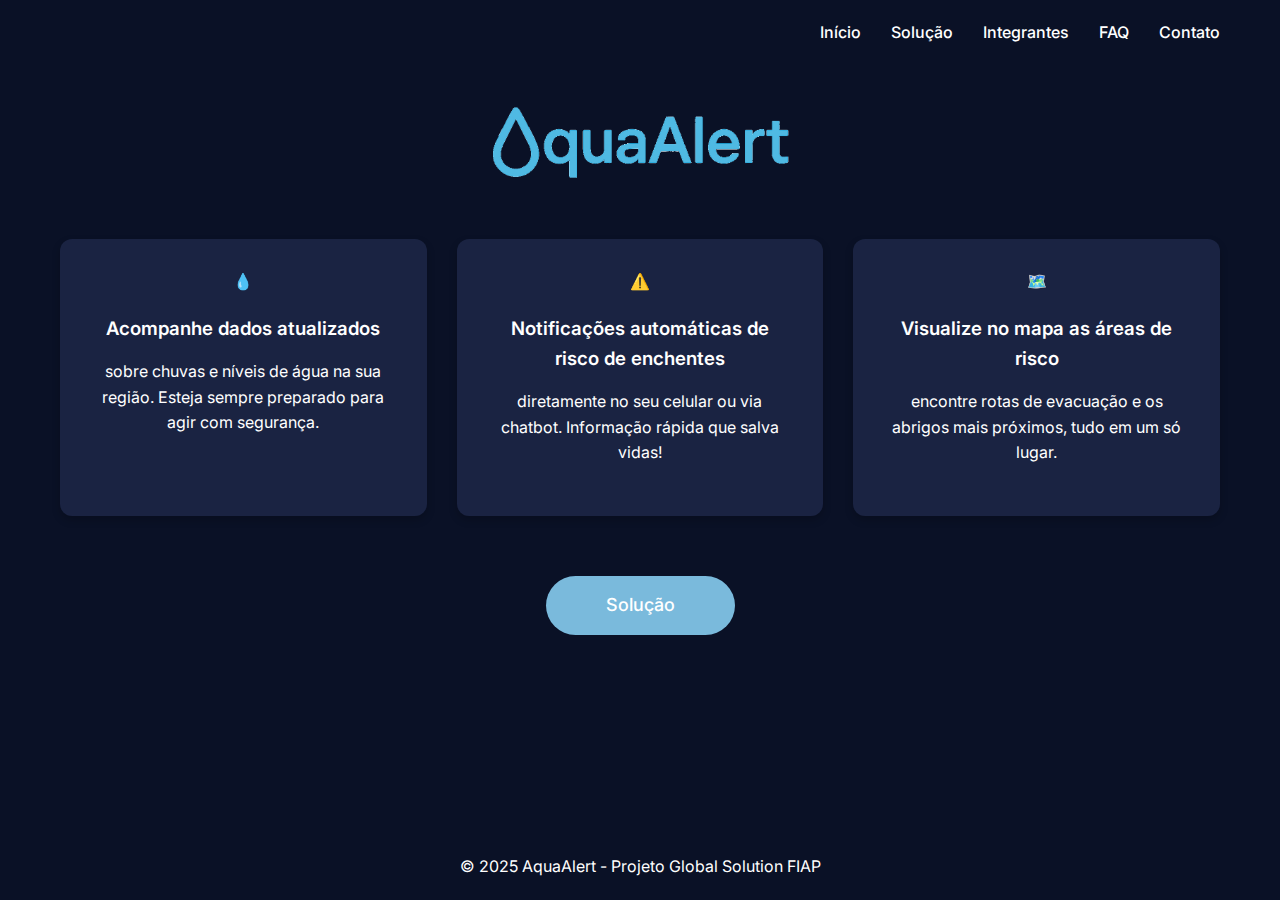
<file: index.html>
<!DOCTYPE html>
<html lang="pt-br">
<head>
    <meta charset="UTF-8">
    <meta name="viewport" content="width=device-width, initial-scale=1.0">
    <title>AquaAlert - Sistema de Alerta de Enchentes</title>
    <link rel="stylesheet" href="css/style.css">
    <link rel="stylesheet" href="css/home.css">
    <link rel="stylesheet" href="css/responsive.css">
</head>
<body>
    <header>
        <div class="logo">
        </div>
        <nav>
            <ul>
                <li><a href="index.html">Início</a></li>
                <li><a href="html/solucao.html">Solução</a></li>
                <li><a href="html/integrantes.html">Integrantes</a></li>
                <li><a href="html/faq.html">FAQ</a></li>
                <li><a href="html/contato.html">Contato</a></li>
            </ul>
        </nav>
        <div class="menu-mobile">
            <span></span>
            <span></span>
            <span></span>
        </div>
    </header>

    <main>
        <div class="container">
            <div class="hero">
                <img src="img/logo.png" alt="AquaAlert" class="hero-logo">
            </div>

            <div class="cards-container">
                <div class="card">
                    <div class="card-icon">
                        <span>💧</span>
                    </div>
                    <h3>Acompanhe dados atualizados</h3>
                    <p>sobre chuvas e níveis de água na sua região. Esteja sempre preparado para agir com segurança.</p>
                </div>

                <div class="card">
                    <div class="card-icon">
                        <span>⚠️</span>
                    </div>
                    <h3>Notificações automáticas de risco de enchentes</h3>
                    <p>diretamente no seu celular ou via chatbot. Informação rápida que salva vidas!</p>
                </div>

                <div class="card">
                    <div class="card-icon">
                        <span>🗺️</span>
                    </div>
                    <h3>Visualize no mapa as áreas de risco</h3>
                    <p>encontre rotas de evacuação e os abrigos mais próximos, tudo em um só lugar.</p>
                </div>
            </div>

            <div class="cta-container">
                <a href="html/solucao.html" class="btn btn-primary">Solução</a>
            </div>
        </div>
    </main>

    <footer>
        <p>© 2025 AquaAlert - Projeto Global Solution FIAP</p>
    </footer>

    <script src="js/main.js"></script>
</body>
</html>
</file>
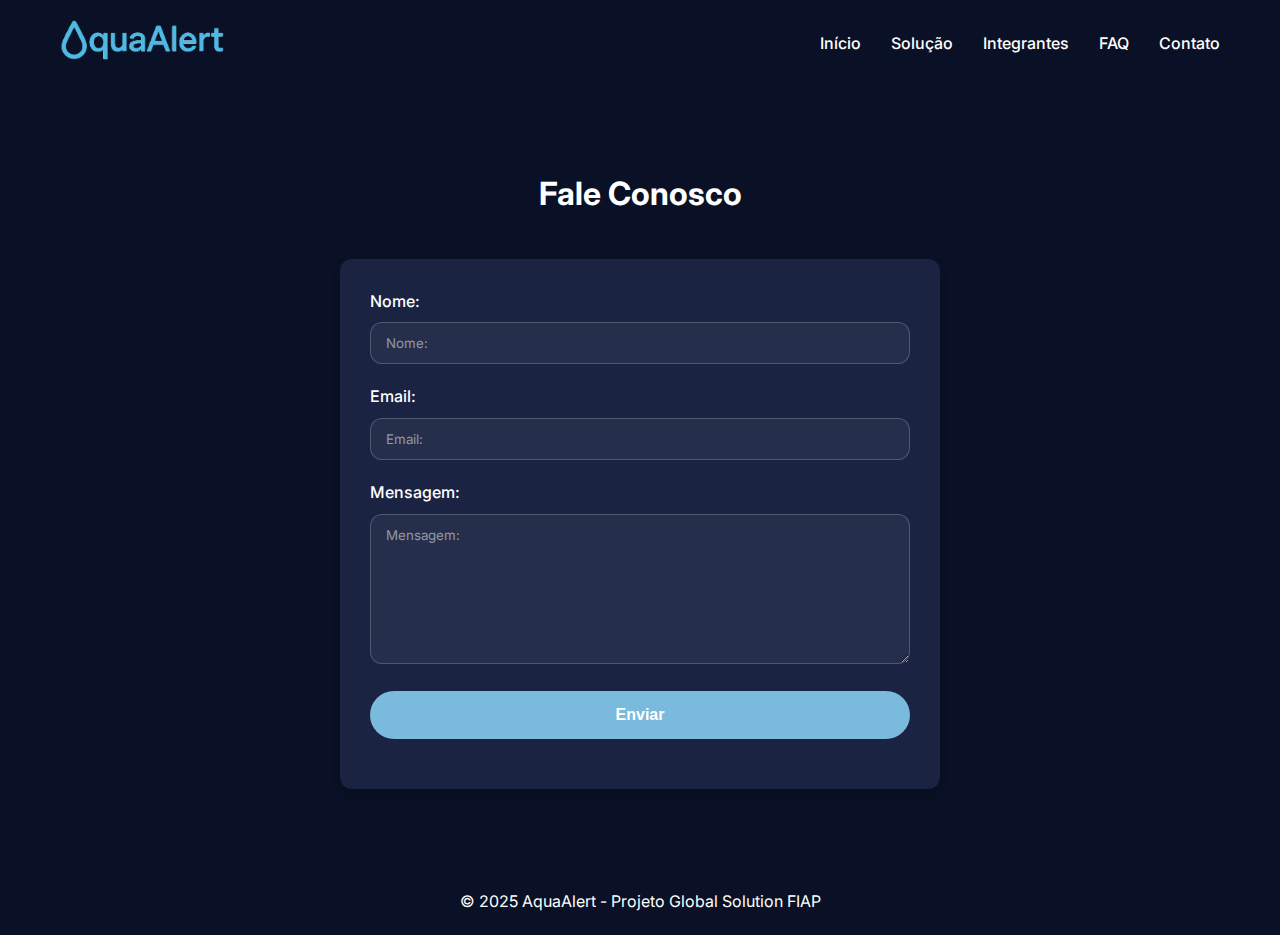
<file: HTML/contato.html>
<!DOCTYPE html>
<html lang="pt-br">
<head>
    <meta charset="UTF-8">
    <meta name="viewport" content="width=device-width, initial-scale=1.0">
    <title>Contato - AquaAlert</title>
    <link rel="stylesheet" href="../css/style.css">
    <link rel="stylesheet" href="../css/contato.css">
    <link rel="stylesheet" href="../css/responsive.css">
</head>
<body>
    <header>
        <div class="logo">
            <a href="../index.html"><img src="../img/logo.png" alt="AquaAlert"></a>
        </div>
        <nav>
            <ul>
                <li><a href="../index.html">Início</a></li>
                <li><a href="solucao.html">Solução</a></li>
                <li><a href="integrantes.html">Integrantes</a></li>
                <li><a href="faq.html">FAQ</a></li>
                <li><a href="contato.html">Contato</a></li>
            </ul>
        </nav>
        <div class="menu-mobile">
            <span></span>
            <span></span>
            <span></span>
        </div>
    </header>

    <main>
        <div class="container">
            <div class="contact-container">
                <h1>Fale Conosco</h1>
                
                <form id="contact-form" class="contact-form">
                    <div class="form-group">
                        <label for="name">Nome:</label>
                        <input type="text" id="name" name="name" class="form-control" placeholder="Nome:" required>
                    </div>
                    
                    <div class="form-group">
                        <label for="email">Email:</label>
                        <input type="email" id="email" name="email" class="form-control" placeholder="Email:" required>
                    </div>
                    
                    <div class="form-group">
                        <label for="message">Mensagem:</label>
                        <textarea id="message" name="message" class="form-control" placeholder="Mensagem:" required></textarea>
                    </div>
                    
                    <div class="form-group">
                        <button type="submit" class="btn btn-primary btn-submit">Enviar</button>
                    </div>
                </form>
                
                <div id="form-success" class="form-success">
                    <p>Mensagem enviada com sucesso!</p>
                    <p>Entraremos em contato em breve.</p>
                </div>
            </div>
        </div>
    </main>

    <footer>
        <p>© 2025 AquaAlert - Projeto Global Solution FIAP</p>
    </footer>

    <script src="../js/main.js"></script>
    <script src="../js/contato.js"></script>
</body>
</html>
</file>
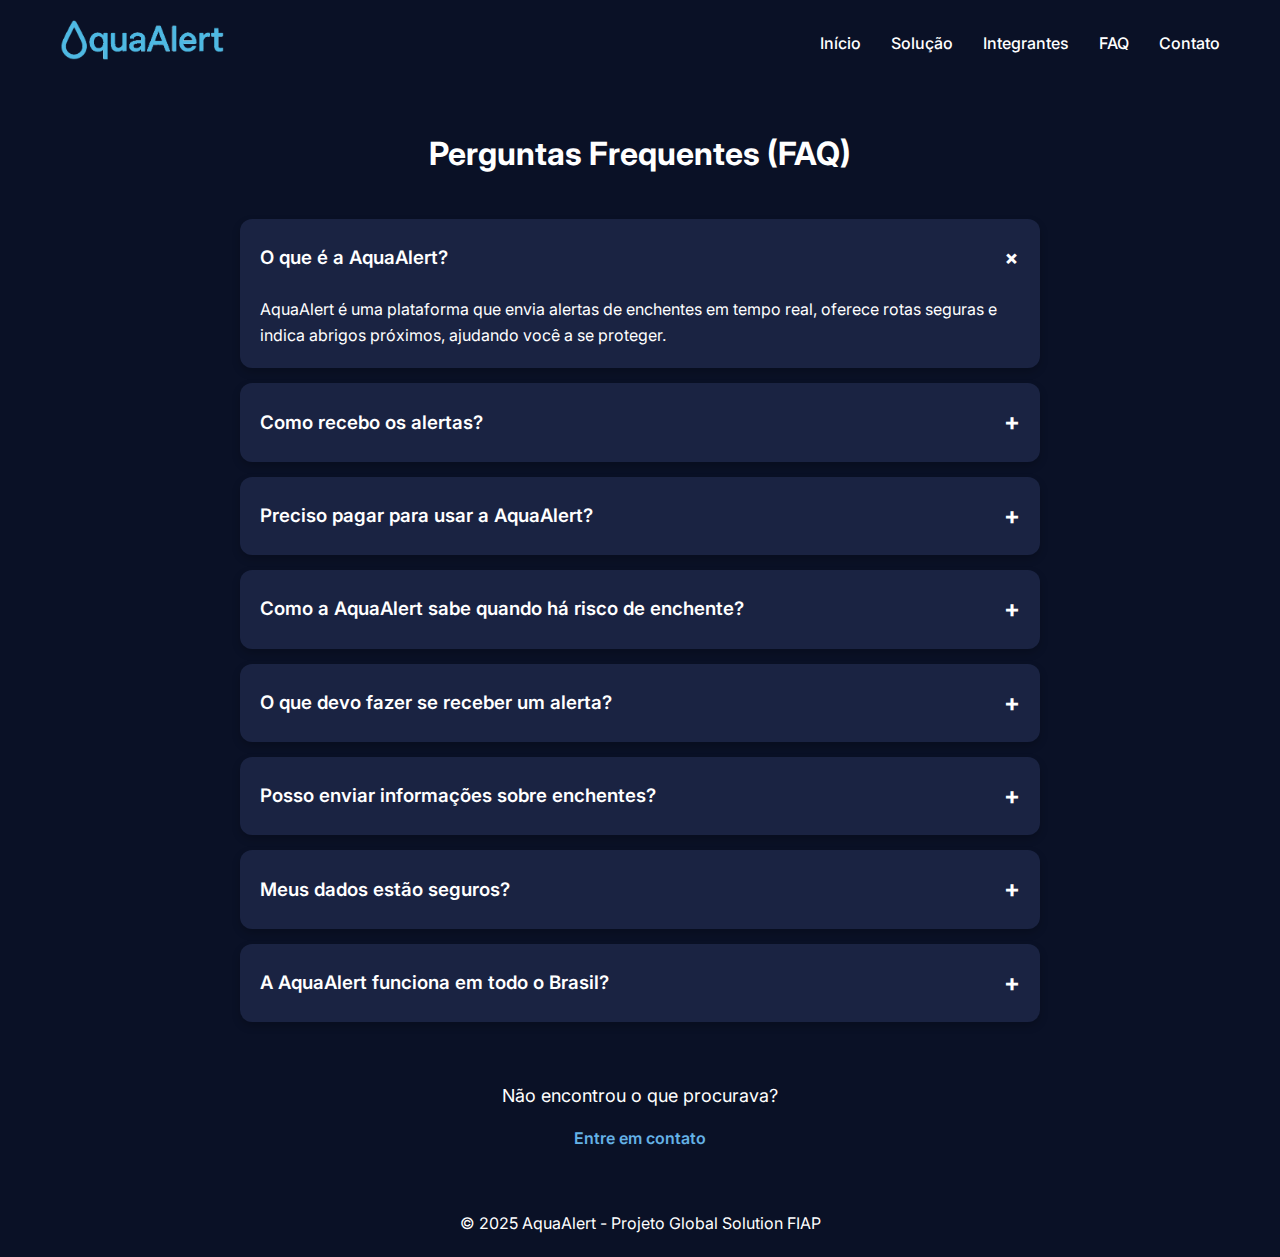
<file: HTML/faq.html>
<!DOCTYPE html>
<html lang="pt-br">
<head>
    <meta charset="UTF-8">
    <meta name="viewport" content="width=device-width, initial-scale=1.0">
    <title>FAQ - AquaAlert</title>
    <link rel="stylesheet" href="../css/style.css">
    <link rel="stylesheet" href="../css/faq.css">
    <link rel="stylesheet" href="../css/responsive.css">
</head>
<body>
    <header>
        <div class="logo">
            <a href="../index.html"><img src="../img/logo.png" alt="AquaAlert"></a>
        </div>
        <nav>
            <ul>
                <li><a href="../index.html">Início</a></li>
                <li><a href="solucao.html">Solução</a></li>
                <li><a href="integrantes.html">Integrantes</a></li>
                <li><a href="faq.html">FAQ</a></li>
                <li><a href="contato.html">Contato</a></li>
            </ul>
        </nav>
        <div class="menu-mobile">
            <span></span>
            <span></span>
            <span></span>
        </div>
    </header>

    <main>
        <div class="container">
            <h1>Perguntas Frequentes (FAQ)</h1>

            <div class="faq-container">
                <!-- Pergunta 1 -->
                <div class="faq-item">
                    <div class="faq-question">
                        <h3>O que é a AquaAlert?</h3>
                        <span class="faq-toggle">+</span>
                    </div>
                    <div class="faq-answer">
                        <p>AquaAlert é uma plataforma que envia alertas de enchentes em tempo real, oferece rotas seguras e indica abrigos próximos, ajudando você a se proteger.</p>
                    </div>
                </div>

                <!-- Pergunta 2 -->
                <div class="faq-item">
                    <div class="faq-question">
                        <h3>Como recebo os alertas?</h3>
                        <span class="faq-toggle">+</span>
                    </div>
                    <div class="faq-answer">
                        <p>Você recebe notificações diretamente no seu celular via chatbot no Telegram ou na interface do nosso site.</p>
                    </div>
                </div>

                <!-- Pergunta 3 -->
                <div class="faq-item">
                    <div class="faq-question">
                        <h3>Preciso pagar para usar a AquaAlert?</h3>
                        <span class="faq-toggle">+</span>
                    </div>
                    <div class="faq-answer">
                        <p>Não. A AquaAlert é gratuita e aberta para todos que desejam monitorar riscos de enchentes.</p>
                    </div>
                </div>

                <!-- Pergunta 4 -->
                <div class="faq-item">
                    <div class="faq-question">
                        <h3>Como a AquaAlert sabe quando há risco de enchente?</h3>
                        <span class="faq-toggle">+</span>
                    </div>
                    <div class="faq-answer">
                        <p>Usamos dados de sensores IoT e APIs públicas de monitoramento climático, além de modelos preditivos que indicam risco de inundação.</p>
                    </div>
                </div>

                <!-- Pergunta 5 -->
                <div class="faq-item">
                    <div class="faq-question">
                        <h3>O que devo fazer se receber um alerta?</h3>
                        <span class="faq-toggle">+</span>
                    </div>
                    <div class="faq-answer">
                        <p>Acesse o mapa na nossa plataforma para visualizar rotas seguras e encontre o abrigo mais próximo. Siga as orientações das autoridades locais.</p>
                    </div>
                </div>

                <!-- Pergunta 6 -->
                <div class="faq-item">
                    <div class="faq-question">
                        <h3>Posso enviar informações sobre enchentes?</h3>
                        <span class="faq-toggle">+</span>
                    </div>
                    <div class="faq-answer">
                        <p>Sim! Use nosso chatbot ou o formulário no site para relatar alagamentos e bloqueios. Sua colaboração ajuda a proteger outras pessoas.</p>
                    </div>
                </div>

                <!-- Pergunta 7 -->
                <div class="faq-item">
                    <div class="faq-question">
                        <h3>Meus dados estão seguros?</h3>
                        <span class="faq-toggle">+</span>
                    </div>
                    <div class="faq-answer">
                        <p>Sim. Coletamos apenas informações necessárias para personalizar os alertas, seguindo padrões de segurança e privacidade.</p>
                    </div>
                </div>

                <!-- Pergunta 8 -->
                <div class="faq-item">
                    <div class="faq-question">
                        <h3>A AquaAlert funciona em todo o Brasil?</h3>
                        <span class="faq-toggle">+</span>
                    </div>
                    <div class="faq-answer">
                        <p>Por enquanto, estamos focados em regiões com maior risco de enchentes, mas estamos expandindo nosso serviço constantemente.</p>
                    </div>
                </div>
            </div>

            <div class="contact-cta">
                <p>Não encontrou o que procurava?</p>
                <a href="contato.html" class="contact-link">Entre em contato</a>
            </div>
        </div>
    </main>

    <footer>
        <p>© 2025 AquaAlert - Projeto Global Solution FIAP</p>
    </footer>

    <script src="../js/main.js"></script>
    <script src="../js/faq.js"></script>
</body>
</html>
</file>
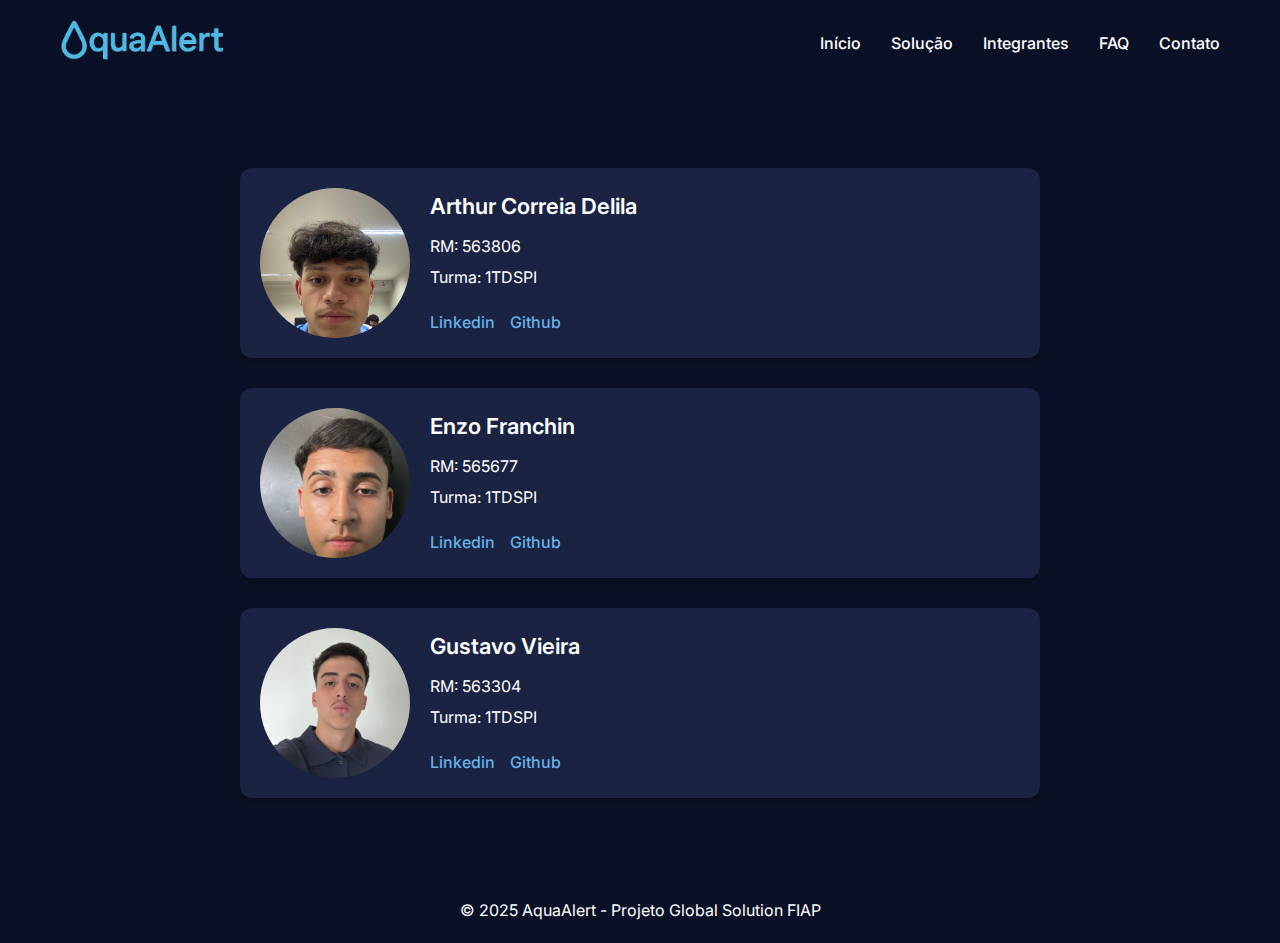
<file: HTML/integrantes.html>
<!DOCTYPE html>
<html lang="pt-br">
<head>
    <meta charset="UTF-8">
    <meta name="viewport" content="width=device-width, initial-scale=1.0">
    <title>Integrantes - AquaAlert</title>
    <link rel="stylesheet" href="../css/style.css">
    <link rel="stylesheet" href="../css/integrantes.css">
    <link rel="stylesheet" href="../css/responsive.css">
</head>
<body>
    <header>
        <div class="logo">
            <a href="../index.html"><img src="../img/logo.png" alt="AquaAlert"></a>
        </div>
        <nav>
            <ul>
                <li><a href="../index.html">Início</a></li>
                <li><a href="solucao.html">Solução</a></li>
                <li><a href="integrantes.html">Integrantes</a></li>
                <li><a href="faq.html">FAQ</a></li>
                <li><a href="contato.html">Contato</a></li>
            </ul>
        </nav>
        <div class="menu-mobile">
            <span></span>
            <span></span>
            <span></span>
        </div>
    </header>

    <main>
        <div class="container">
            <div class="team-container">
                <!-- Integrante 1 -->
                <div class="team-card">
                    <div class="team-photo">
                        <img src="../img/arthur.jpeg" alt="Arthur Correia Delila">
                    </div>
                    <div class="team-info">
                        <h2>Arthur Correia Delila</h2>
                        <p class="team-rm">RM: 563806</p>
                        <p class="team-class">Turma: 1TDSPI</p>
                        <div class="team-social">
                            <a href="https://www.linkedin.com/in/arthur-correia-67b81724b/" target="_blank" class="social-link">Linkedin</a>
                            <a href="https://github.com/artcorreia" target="_blank" class="social-link">Github</a>
                        </div>
                    </div>
                </div>

                <!-- Integrante 2 -->
                <div class="team-card">
                    <div class="team-photo">
                        <img src="../img/enzo.jpeg" alt="Enzo Franchin">
                    </div>
                    <div class="team-info">
                        <h2>Enzo Franchin</h2>
                        <p class="team-rm">RM: 565677</p>
                        <p class="team-class">Turma: 1TDSPI</p>
                        <div class="team-social">
                            <a href="https://www.linkedin.com/in/enzo-franchin-6636a6367/?utm_source=share&utm_campaign=share_via&utm_content=profile&utm_medium=ios_app" target="_blank" class="social-link">Linkedin</a>
                            <a href="https://github.com/EnzoFranchin" target="_blank" class="social-link">Github</a>
                        </div>
                    </div>
                </div>

                <!-- Integrante 3 -->
                <div class="team-card">
                    <div class="team-photo">
                        <img src="../img/gustavo.jpeg" alt="Gustavo Vieira">
                    </div>
                    <div class="team-info">
                        <h2>Gustavo Vieira</h2>
                        <p class="team-rm">RM: 563304</p>
                        <p class="team-class">Turma: 1TDSPI</p>
                        <div class="team-social">
                            <a href="https://www.linkedin.com/in/gustavo-vieira-de-matos-7stack/" target="_blank" class="social-link">Linkedin</a>
                            <a href="https://github.com/gvm7stack" target="_blank" class="social-link">Github</a>
                        </div>
                    </div>
                </div>
            </div>
        </div>
    </main>

    <footer>
        <p>© 2025 AquaAlert - Projeto Global Solution FIAP</p>
    </footer>

    <script src="../js/main.js"></script>
</body>
</html>
</file>
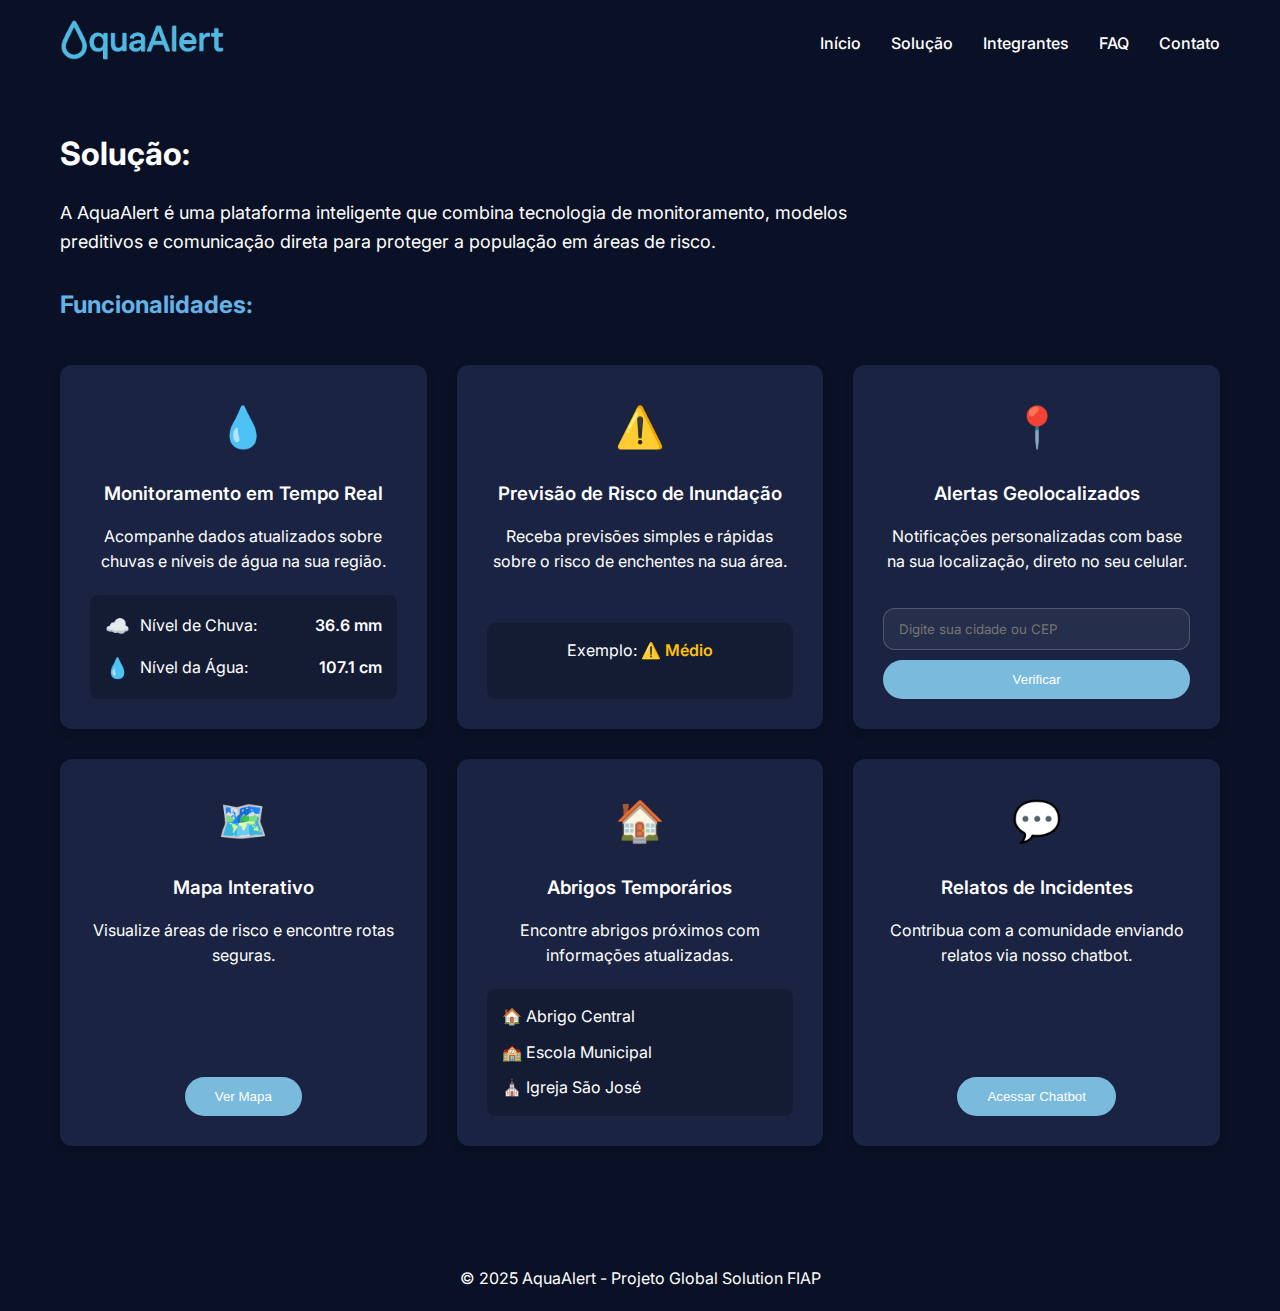
<file: HTML/solucao.html>
<!DOCTYPE html>
<html lang="pt-br">
<head>
    <meta charset="UTF-8">
    <meta name="viewport" content="width=device-width, initial-scale=1.0">
    <title>Solução - AquaAlert</title>
    <link rel="stylesheet" href="../css/style.css">
    <link rel="stylesheet" href="../css/solucao.css">
    <link rel="stylesheet" href="../css/responsive.css">
</head>
<body>
    <header>
        <div class="logo">
            <a href="../index.html"><img src="../img/logo.png" alt="AquaAlert"></a>
        </div>
        <nav>
            <ul>
                <li><a href="../index.html">Início</a></li>
                <li><a href="solucao.html">Solução</a></li>
                <li><a href="integrantes.html">Integrantes</a></li>
                <li><a href="faq.html">FAQ</a></li>
                <li><a href="contato.html">Contato</a></li>
            </ul>
        </nav>
        <div class="menu-mobile">
            <span></span>
            <span></span>
            <span></span>
        </div>
    </header>

    <main>
        <div class="container">
            <div class="solution-intro">
                <h1>Solução:</h1>
                <p class="solution-description">
                    A AquaAlert é uma plataforma inteligente que combina tecnologia de monitoramento, 
                    modelos preditivos e comunicação direta para proteger a população em áreas de risco.
                </p>
                
                <h2>Funcionalidades:</h2>
            </div>

            <div class="features-grid">
                <!-- Card 1: Monitoramento em Tempo Real -->
                <div class="feature-card">
                    <div class="card-icon">
                        <span class="icon">💧</span>
                    </div>
                    <h3>Monitoramento em Tempo Real</h3>
                    <p>Acompanhe dados atualizados sobre chuvas e níveis de água na sua região.</p>
                    
                    <div class="metrics">
                        <div class="metric">
                            <span class="metric-icon">☁️</span>
                            <span class="metric-label">Nível de Chuva:</span>
                            <span class="metric-value" id="rain-level">36.6 mm</span>
                        </div>
                        <div class="metric">
                            <span class="metric-icon">💧</span>
                            <span class="metric-label">Nível da Água:</span>
                            <span class="metric-value" id="water-level">107.1 cm</span>
                        </div>
                    </div>
                </div>

                <!-- Card 2: Previsão de Risco -->
                <div class="feature-card">
                    <div class="card-icon">
                        <span class="icon">⚠️</span>
                    </div>
                    <h3>Previsão de Risco de Inundação</h3>
                    <p>Receba previsões simples e rápidas sobre o risco de enchentes na sua área.</p>
                    
                    <div class="risk-indicator">
                        <p>Exemplo: <span class="risk-level medium">⚠️ Médio</span></p>
                    </div>
                </div>

                <!-- Card 3: Alertas Geolocalizados -->
                <div class="feature-card">
                    <div class="card-icon">
                        <span class="icon">📍</span>
                    </div>
                    <h3>Alertas Geolocalizados</h3>
                    <p>Notificações personalizadas com base na sua localização, direto no seu celular.</p>
                    
                    <div class="location-search">
                        <input type="text" id="location-input" placeholder="Digite sua cidade ou CEP" class="form-control">
                        <button id="check-location" class="btn btn-primary">Verificar</button>
                    </div>
                </div>

                <!-- Card 4: Mapa Interativo -->
                <div class="feature-card">
                    <div class="card-icon">
                        <span class="icon">🗺️</span>
                    </div>
                    <h3>Mapa Interativo</h3>
                    <p>Visualize áreas de risco e encontre rotas seguras.</p>
                    
                    <div class="map-button">
                        <button id="view-map" class="btn btn-primary">Ver Mapa</button>
                    </div>
                </div>

                <!-- Card 5: Abrigos Temporários -->
                <div class="feature-card">
                    <div class="card-icon">
                        <span class="icon">🏠</span>
                    </div>
                    <h3>Abrigos Temporários</h3>
                    <p>Encontre abrigos próximos com informações atualizadas.</p>
                    
                    <div class="shelters-list">
                        <ul>
                            <li>🏠 Abrigo Central</li>
                            <li>🏫 Escola Municipal</li>
                            <li>⛪ Igreja São José</li>
                        </ul>
                    </div>
                </div>

                <!-- Card 6: Relatos de Incidentes -->
                <div class="feature-card">
                    <div class="card-icon">
                        <span class="icon">💬</span>
                    </div>
                    <h3>Relatos de Incidentes</h3>
                    <p>Contribua com a comunidade enviando relatos via nosso chatbot.</p>
                    
                    <div class="chatbot-button">
                        <button id="access-chatbot" class="btn btn-primary">Acessar Chatbot</button>
                    </div>
                </div>
            </div>
        </div>
    </main>

    <footer>
        <p>© 2025 AquaAlert - Projeto Global Solution FIAP</p>
    </footer>

    <!-- Modal para o Mapa -->
    <div id="map-modal" class="modal">
        <div class="modal-content">
            <span class="close-modal">&times;</span>
            <h2>Mapa de Áreas de Risco</h2>
            <div class="map-container">
                <div class="map-placeholder-message">
                    <h3>Mapa em desenvolvimento</h3>
                    <p>O mapa interativo está sendo implementado e estará disponível em breve.</p>
                    <p>Esta funcionalidade permitirá visualizar áreas de risco, rotas de evacuação e abrigos próximos.</p>
                </div>
            </div>
        </div>
    </div>

    <!-- Modal para o Chatbot -->
    <div id="chatbot-modal" class="modal">
        <div class="modal-content">
            <span class="close-modal">&times;</span>
            <h2>Chatbot AquaAlert</h2>
            <div class="chatbot-container">
                <div class="chat-messages">
                    <div class="message development">
                        <strong>⚠️ CHATBOT EM DESENVOLVIMENTO ⚠️</strong><br>
                        Esta funcionalidade está sendo implementada e será integrada posteriormente.
                        <br><br>
                        Em breve você poderá relatar alagamentos, receber alertas e obter informações sobre rotas seguras.
                    </div>
                </div>
            </div>
        </div>
    </div>

    <script src="../js/main.js"></script>
    <script src="../js/solucao.js"></script>
</body>
</html>
</file>
<file: css/home.css>
/* Estilos específicos para a página inicial */

.hero {
  display: flex;
  justify-content: center;
  align-items: center;
  margin-bottom: 60px;
}

.hero-logo {
  width: 300px;
  max-width: 80%;
  animation: fadeIn 1s ease;
}

.cards-container {
  display: grid;
  grid-template-columns: repeat(3, 1fr);
  gap: 30px;
  margin-bottom: 60px;
}

.card {
  height: 100%;
  display: flex;
  flex-direction: column;
  justify-content: flex-start;
  align-items: center;
}

.cta-container {
  display: flex;
  justify-content: center;
  margin: 40px 0;
}

.cta-container .btn {
  padding: 15px 60px;
  font-size: 18px;
}

/* Responsividade */
@media (max-width: 992px) {
  .cards-container {
    grid-template-columns: repeat(2, 1fr);
  }
}

@media (max-width: 768px) {
  .cards-container {
    grid-template-columns: 1fr;
  }
  
  .hero-logo {
    width: 250px;
  }
}
</file>
<file: css/responsive.css>
/* Estilos responsivos e melhorias*/

/* Estilos para o logo */
.logo img {
  height: 40px;
  width: auto;
}

/* Estilos para animação de atualização de dados */
.updated {
  animation: pulse 1s ease;
}

@keyframes pulse {
  0% { color: var(--text-color); }
  50% { color: var(--primary-color); }
  100% { color: var(--text-color); }
}

/* Estilos para o menu mobile quando ativo */
.menu-mobile.active span:nth-child(1) {
  transform: rotate(45deg) translate(5px, 5px);
}

.menu-mobile.active span:nth-child(2) {
  opacity: 0;
}

.menu-mobile.active span:nth-child(3) {
  transform: rotate(-45deg) translate(5px, -5px);
}

/* Melhorias de acessibilidade */
:focus {
  outline: 2px solid var(--primary-color);
  outline-offset: 2px;
}

.btn:focus {
  box-shadow: 0 0 0 3px rgba(101, 178, 230, 0.5);
}

/* Melhorias para dispositivos móveis */
@media (max-width: 480px) {
  .container {
    padding: 0 15px;
  }
  
  h1 {
    font-size: 24px;
  }
  
  .btn {
    padding: 10px 20px;
  }
  
  .card {
    padding: 20px;
  }
  
  .feature-card {
    padding: 20px;
  }
  
  .team-photo {
    width: 120px;
    height: 120px;
  }
}

/* Melhorias para tablets */
@media (min-width: 481px) and (max-width: 768px) {
  .team-photo {
    width: 130px;
    height: 130px;
  }
}
</file>
<file: css/contato.css>
/* Estilos específicos para a página de contato*/

.contact-container {
  max-width: 600px;
  margin: 0 auto;
  padding: 40px 0;
}

h1 {
  font-size: 32px;
  margin-bottom: 40px;
  text-align: center;
}

.contact-form {
  background-color: var(--card-bg);
  border-radius: var(--border-radius);
  padding: 30px;
  box-shadow: var(--shadow);
}

.form-group {
  margin-bottom: 20px;
}

label {
  display: block;
  margin-bottom: 8px;
  font-weight: 500;
}

.form-control {
  width: 100%;
  padding: 12px 15px;
  border-radius: var(--border-radius);
  border: 1px solid rgba(255, 255, 255, 0.2);
  background-color: rgba(255, 255, 255, 0.05);
  color: var(--text-color);
  font-family: 'Inter', sans-serif;
}

.form-control:focus {
  outline: none;
  border-color: var(--primary-color);
}

.form-control::placeholder {
  color: rgba(255, 255, 255, 0.5);
}

textarea.form-control {
  min-height: 150px;
  resize: vertical;
}

.btn-submit {
  width: 100%;
  padding: 15px;
  font-size: 16px;
  font-weight: 600;
}

.form-success {
  display: none;
  background-color: rgba(76, 175, 80, 0.2);
  border: 1px solid #4CAF50;
  border-radius: var(--border-radius);
  padding: 20px;
  text-align: center;
  margin-top: 30px;
}

.form-success p {
  margin-bottom: 10px;
}

.form-success p:last-child {
  margin-bottom: 0;
}

/* Responsividade */
@media (max-width: 768px) {
  .contact-container {
    padding: 20px 0;
  }
  
  h1 {
    font-size: 28px;
    margin-bottom: 30px;
  }
  
  .contact-form {
    padding: 20px;
  }
}
</file>
<file: css/faq.css>
/* Estilos específicos para a página de FAQ */

h1 {
  font-size: 32px;
  margin-bottom: 40px;
  text-align: center;
  animation: fadeIn 0.5s ease;
}

.faq-container {
  max-width: 800px;
  margin: 0 auto 60px;
}

.faq-item {
  background-color: var(--card-bg);
  border-radius: var(--border-radius);
  margin-bottom: 15px;
  overflow: hidden;
  box-shadow: var(--shadow);
}

.faq-question {
  padding: 20px;
  display: flex;
  justify-content: space-between;
  align-items: center;
  cursor: pointer;
  transition: var(--transition);
}

.faq-question:hover {
  background-color: rgba(255, 255, 255, 0.05);
}

.faq-question h3 {
  margin: 0;
  font-weight: 600;
}

.faq-toggle {
  font-size: 24px;
  font-weight: bold;
  transition: var(--transition);
}

.faq-answer {
  padding: 0 20px;
  max-height: 0;
  overflow: hidden;
  transition: max-height 0.3s ease, padding 0.3s ease;
}

.faq-item.active .faq-answer {
  padding: 0 20px 20px;
  max-height: 200px;
}

.faq-item.active .faq-toggle {
  transform: rotate(45deg);
}

.contact-cta {
  text-align: center;
  margin-top: 40px;
}

.contact-cta p {
  margin-bottom: 15px;
  font-size: 18px;
}

.contact-link {
  color: var(--primary-color);
  text-decoration: none;
  font-weight: 600;
  transition: var(--transition);
}

.contact-link:hover {
  text-decoration: underline;
}

/* Responsividade */
@media (max-width: 768px) {
  h1 {
    font-size: 28px;
  }
  
  .faq-question h3 {
    font-size: 16px;
  }
}
</file>
<file: css/integrantes.css>
/* Estilos específicos para a página de integrantes */

.team-container {
  display: flex;
  flex-direction: column;
  gap: 30px;
  max-width: 800px;
  margin: 0 auto;
  padding: 40px 0;
}

.team-card {
  background-color: var(--card-bg);
  border-radius: var(--border-radius);
  overflow: hidden;
  display: flex;
  box-shadow: var(--shadow);
  transition: var(--transition);
}

.team-card:hover {
  transform: translateY(-5px);
  box-shadow: 0 8px 16px rgba(0, 0, 0, 0.3);
}

.team-photo {
  width: 150px;
  height: 150px;
  overflow: hidden;
  border-radius: 50%;
  margin: 20px;
  flex-shrink: 0;
}

.team-photo img {
  width: 100%;
  height: 100%;
  object-fit: cover;
}

.team-info {
  padding: 20px 20px 20px 0;
  display: flex;
  flex-direction: column;
  justify-content: center;
}

.team-info h2 {
  margin-bottom: 10px;
  font-size: 22px;
  font-weight: 600;
}

.team-rm, .team-class {
  margin-bottom: 5px;
  font-size: 16px;
}

.team-social {
  display: flex;
  gap: 15px;
  margin-top: 15px;
}

.social-link {
  color: var(--primary-color);
  text-decoration: none;
  font-weight: 500;
  transition: var(--transition);
}

.social-link:hover {
  text-decoration: underline;
}

/* Responsividade */
@media (max-width: 768px) {
  .team-card {
    flex-direction: column;
    align-items: center;
    text-align: center;
  }
  
  .team-photo {
    margin: 20px auto 0;
  }
  
  .team-info {
    padding: 20px;
  }
}
</file>
<file: css/solucao.css>
/* Estilos específicos para a página de solução*/

.solution-intro {
  margin-bottom: 40px;
  animation: fadeIn 0.5s ease;
}

.solution-intro h1 {
  font-size: 32px;
  margin-bottom: 20px;
  color: var(--text-color);
}

.solution-description {
  font-size: 18px;
  max-width: 800px;
  margin-bottom: 30px;
  line-height: 1.6;
}

.solution-intro h2 {
  font-size: 24px;
  margin-bottom: 20px;
  color: var(--primary-color);
}

.features-grid {
  display: grid;
  grid-template-columns: repeat(3, 1fr);
  gap: 30px;
  margin-bottom: 60px;
}

.feature-card {
  background-color: var(--card-bg);
  border-radius: var(--border-radius);
  padding: 30px;
  box-shadow: var(--shadow);
  transition: var(--transition);
  height: 100%;
  display: flex;
  flex-direction: column;
}

.feature-card:hover {
  transform: translateY(-5px);
  box-shadow: 0 6px 12px rgba(0, 0, 0, 0.3);
}

.card-icon {
  margin-bottom: 20px;
  text-align: center;
}

.card-icon .icon {
  font-size: 40px;
}

.feature-card h3 {
  margin-bottom: 15px;
  font-weight: 600;
  text-align: center;
}

.feature-card p {
  margin-bottom: 20px;
  text-align: center;
}

/* Métricas de monitoramento */
.metrics {
  margin-top: auto;
  background-color: rgba(0, 0, 0, 0.2);
  border-radius: 8px;
  padding: 15px;
}

.metric {
  display: flex;
  align-items: center;
  margin-bottom: 10px;
}

.metric:last-child {
  margin-bottom: 0;
}

.metric-icon {
  margin-right: 10px;
  font-size: 20px;
}

.metric-label {
  margin-right: 10px;
}

.metric-value {
  margin-left: auto;
  font-weight: 600;
}

/* Indicador de risco */
.risk-indicator {
  margin-top: auto;
  text-align: center;
  padding: 15px;
  background-color: rgba(0, 0, 0, 0.2);
  border-radius: 8px;
}

.risk-level {
  font-weight: 600;
}

.risk-level.medium {
  color: #FFC107;
}

/* Busca por localização */
.location-search {
  margin-top: auto;
  display: flex;
  flex-direction: column;
  gap: 10px;
}

.location-search input {
  width: 100%;
}

/* Botões de ação */
.map-button, .chatbot-button {
  margin-top: auto;
  text-align: center;
}

/* Lista de abrigos */
.shelters-list {
  margin-top: auto;
}

.shelters-list ul {
  list-style: none;
  background-color: rgba(0, 0, 0, 0.2);
  border-radius: 8px;
  padding: 15px;
}

.shelters-list li {
  margin-bottom: 10px;
  display: flex;
  align-items: center;
}

.shelters-list li:last-child {
  margin-bottom: 0;
}

/* Modal */
.modal {
  display: none;
  position: fixed;
  z-index: 1000;
  left: 0;
  top: 0;
  width: 100%;
  height: 100%;
  background-color: rgba(0, 0, 0, 0.7);
  overflow: auto;
}

.modal-content {
  background-color: var(--card-bg);
  margin: 5% auto;
  padding: 30px;
  border-radius: var(--border-radius);
  width: 80%;
  max-width: 800px;
  position: relative;
  animation: fadeIn 0.3s ease;
}

.close-modal {
  position: absolute;
  top: 15px;
  right: 20px;
  font-size: 28px;
  font-weight: bold;
  color: var(--text-color);
  cursor: pointer;
}

.close-modal:hover {
  color: var(--primary-color);
}

/* Mapa simplificado */
.map-container {
  margin-top: 20px;
  height: 300px;
  background-color: #263238;
  border-radius: 8px;
  position: relative;
  overflow: hidden;
  display: flex;
  justify-content: center;
  align-items: center;
  flex-direction: column;
}

.map-placeholder-message {
  text-align: center;
  padding: 20px;
}

/* Chatbot simplificado */
.chatbot-container {
  display: flex;
  flex-direction: column;
  height: 300px;
}

.chat-messages {
  flex: 1;
  overflow-y: auto;
  padding: 15px;
  background-color: rgba(0, 0, 0, 0.2);
  border-radius: 8px;
  margin-bottom: 15px;
  display: flex;
  flex-direction: column;
}

.message {
  margin-bottom: 15px;
  padding: 10px 15px;
  border-radius: 18px;
  max-width: 80%;
}

.message.bot {
  background-color: var(--primary-color);
  align-self: flex-start;
  border-bottom-left-radius: 5px;
}

.message.development {
  background-color: #455A64;
  align-self: center;
  text-align: center;
  max-width: 90%;
  margin: 20px 0;
  padding: 15px;
}

/* Responsividade */
@media (max-width: 992px) {
  .features-grid {
    grid-template-columns: repeat(2, 1fr);
  }
}

@media (max-width: 768px) {
  .features-grid {
    grid-template-columns: 1fr;
  }
  
  .modal-content {
    width: 95%;
    padding: 20px;
  }
}
</file>
<file: css/style.css>
/* Estilos globais para o site AquaAlert - Versão simplificada */

/* Importação de fontes */
@import url('https://fonts.googleapis.com/css2?family=Inter:wght@400;500;600;700&display=swap');

/* Reset e estilos base */
* {
  margin: 0;
  padding: 0;
  box-sizing: border-box;
}

:root {
  --primary-color: #65B2E6;
  --dark-bg: #0A1126;
  --card-bg: #1A2342;
  --button-color: #7ABADC;
  --text-color: #FFFFFF;
  --shadow: 0 4px 8px rgba(0, 0, 0, 0.2);
  --border-radius: 12px;
  --transition: all 0.3s ease;
}

body {
  font-family: 'Inter', sans-serif;
  background-color: var(--dark-bg);
  color: var(--text-color);
  line-height: 1.6;
  min-height: 100vh;
  display: flex;
  flex-direction: column;
}

.container {
  width: 100%;
  max-width: 1200px;
  margin: 0 auto;
  padding: 0 20px;
}

/* Header e navegação */
header {
  padding: 20px 0;
  display: flex;
  justify-content: space-between;
  align-items: center;
  width: 100%;
  max-width: 1200px;
  margin: 0 auto;
  padding: 20px;
}

.logo img {
  height: 40px;
}

nav ul {
  display: flex;
  list-style: none;
}

nav ul li {
  margin-left: 30px;
}

nav ul li a {
  color: var(--text-color);
  text-decoration: none;
  font-weight: 500;
  transition: var(--transition);
}

nav ul li a:hover {
  color: var(--primary-color);
}

.menu-mobile {
  display: none;
  flex-direction: column;
  cursor: pointer;
}

.menu-mobile span {
  width: 25px;
  height: 3px;
  background-color: var(--text-color);
  margin: 2px 0;
  transition: var(--transition);
}

/* Main content */
main {
  flex: 1;
  padding: 40px 0;
}

/* Cards */
.card {
  background-color: var(--card-bg);
  border-radius: var(--border-radius);
  padding: 30px;
  margin-bottom: 20px;
  box-shadow: var(--shadow);
  transition: var(--transition);
  text-align: center;
}

.card:hover {
  transform: translateY(-5px);
  box-shadow: 0 6px 12px rgba(0, 0, 0, 0.3);
}

.card-icon {
  margin-bottom: 20px;
}

.card h3 {
  margin-bottom: 15px;
  font-weight: 600;
}

/* Botões */
.btn {
  display: inline-block;
  padding: 12px 30px;
  border-radius: 30px;
  border: none;
  font-weight: 500;
  cursor: pointer;
  transition: var(--transition);
  text-decoration: none;
  text-align: center;
}

.btn-primary {
  background-color: var(--button-color);
  color: var(--text-color);
}

.btn-primary:hover {
  background-color: #5a9dc0;
  transform: translateY(-2px);
}

/* Formulários */
.form-group {
  margin-bottom: 20px;
}

.form-control {
  width: 100%;
  padding: 12px 15px;
  border-radius: var(--border-radius);
  border: 1px solid rgba(255, 255, 255, 0.2);
  background-color: rgba(255, 255, 255, 0.05);
  color: var(--text-color);
  font-family: 'Inter', sans-serif;
}

.form-control:focus {
  outline: none;
  border-color: var(--primary-color);
}

textarea.form-control {
  min-height: 150px;
  resize: vertical;
}

/* Footer */
footer {
  text-align: center;
  padding: 20px 0;
  margin-top: auto;
}

/* Responsividade */
@media (max-width: 768px) {
  nav {
    display: none;
    position: absolute;
    top: 80px;
    left: 0;
    width: 100%;
    background-color: var(--dark-bg);
    padding: 20px;
    z-index: 100;
  }

  nav.active {
    display: block;
  }

  nav ul {
    flex-direction: column;
  }

  nav ul li {
    margin: 10px 0;
  }

  .menu-mobile {
    display: flex;
  }

  .cards-container {
    grid-template-columns: 1fr;
  }
}

/* Animações */
@keyframes fadeIn {
  from {
    opacity: 0;
    transform: translateY(20px);
  }
  to {
    opacity: 1;
    transform: translateY(0);
  }
}

.animate {
  animation: fadeIn 0.5s ease forwards;
}
</file>
